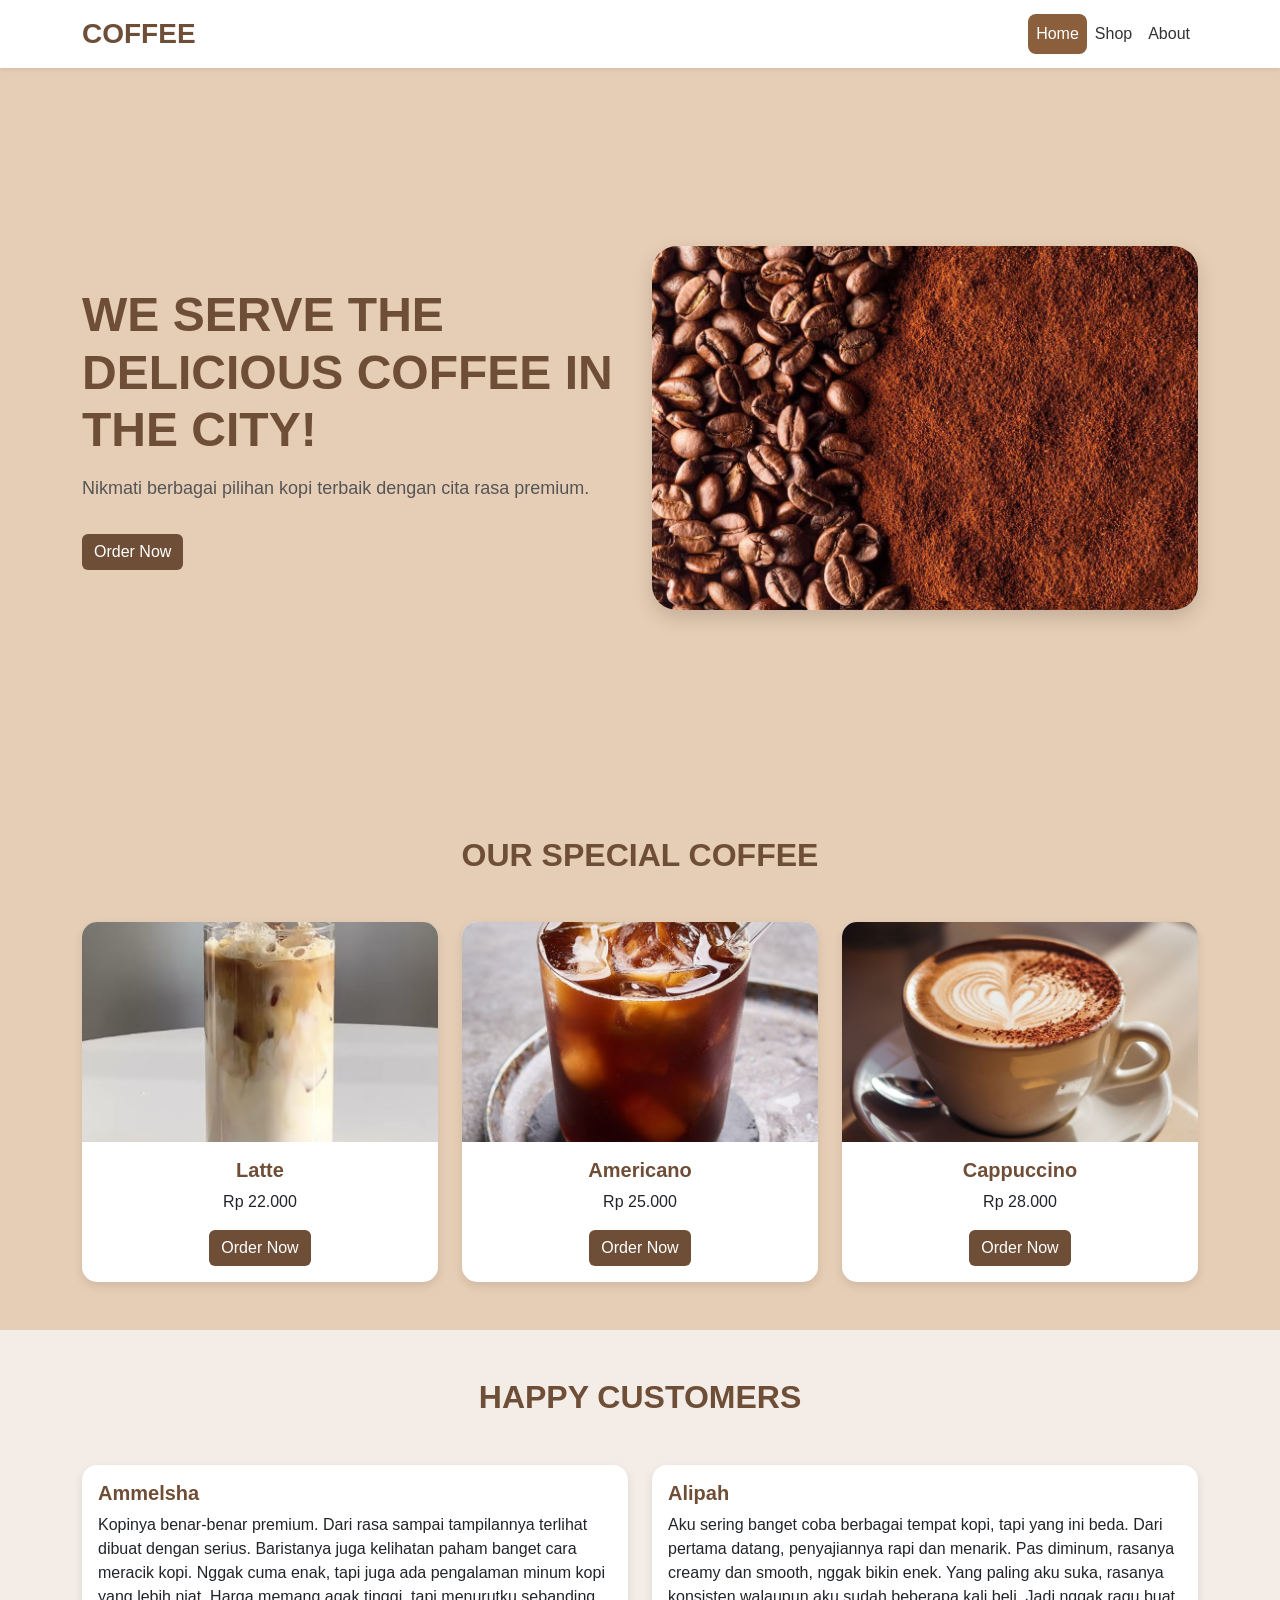
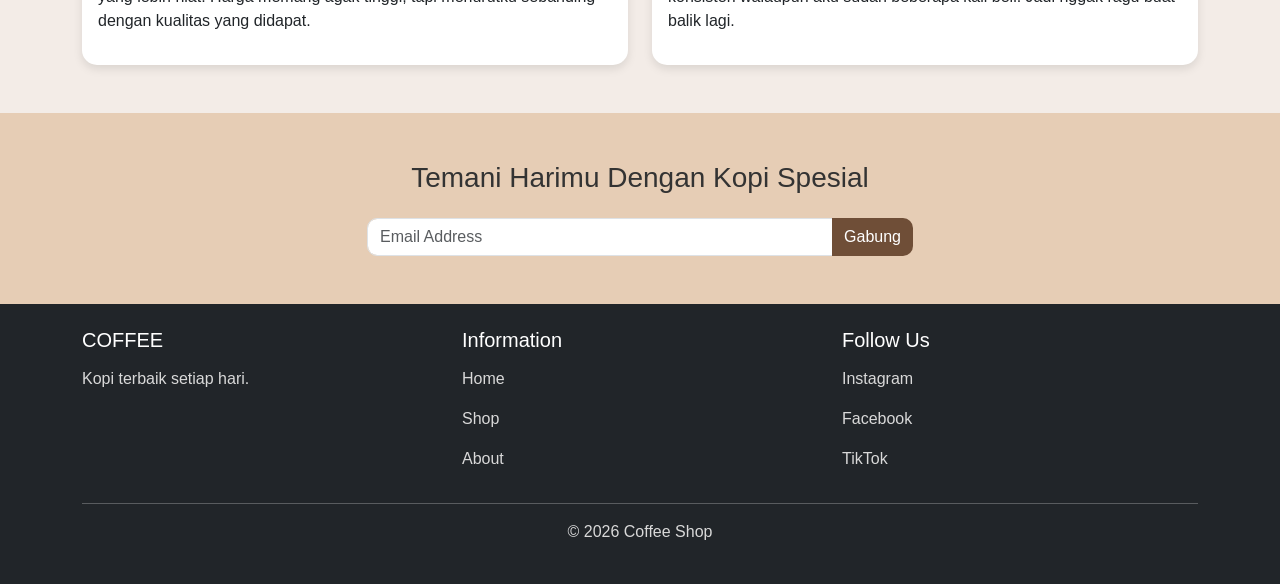
<file: index.html>
<!DOCTYPE html>
<html lang="en">
<head>
<meta charset="UTF-8">
<meta name="viewport" content="width=device-width, initial-scale=1.0">

<title>Coffee Shop</title>

<link href="https://cdn.jsdelivr.net/npm/bootstrap@5.3.3/dist/css/bootstrap.min.css" rel="stylesheet">

<link rel="stylesheet" href="style.css">
</head>
<body>

<!-- NAVBAR -->
<nav class="navbar navbar-expand-lg navbar-light bg-white shadow-sm">
    <div class="container">
        <a class="navbar-brand fw-bold" href="#">COFFEE</a>

        <button class="navbar-toggler" type="button"
            data-bs-toggle="collapse"
            data-bs-target="#navbarNav">

            <span class="navbar-toggler-icon"></span>
        </button>

        <div class="collapse navbar-collapse"
            id="navbarNav">

            <ul class="navbar-nav ms-auto">

                <li class="nav-item">
                    <a class="nav-link active" href="index.html">Home</a>
                </li>

                <li class="nav-item">
                    <a class="nav-link" href="shop.html">Shop</a>
                </li>

                <li class="nav-item">
                    <a class="nav-link" href="about.html">About</a>
                </li>

            </ul>
        </div>
    </div>
</nav>

<!-- HERO -->
<section class="hero py-5">
    <div class="container">

        <div class="row align-items-center">

            <div class="col-md-6">

                <h1 class="display-5 fw-bold">
                    WE SERVE THE DELICIOUS COFFEE IN THE CITY!
                </h1>

                <p class="mt-3">
                    Nikmati berbagai pilihan kopi terbaik
                    dengan cita rasa premium.
                </p>

                <button class="btn btn-dark mt-3">
                    Order Now
                </button>

            </div>

            <div class="col-md-6 text-center">

                <img src="images/bubukkopi.jpeg"
                    class="img-fluid"
                    alt="Coffee">
            </div>

        </div>

    </div>
</section>

<!-- SPECIAL COFFEE -->
<section class="py-5">
    <div class="container">

        <h2 class="text-center mb-5">
            OUR SPECIAL COFFEE
        </h2>

        <div class="row g-4">

            <div class="col-md-4">
                <div class="card h-100">
                    <img src="images/latte.jpeg"
                        class="card-img-top">

                    <div class="card-body text-center">
                        <h5>Latte</h5>
                        <p>Rp 22.000</p>
                        <button class="btn btn-dark">
                            Order Now
                        </button>
                    </div>
                </div>
            </div>

            <div class="col-md-4">
                <div class="card h-100">
                    <img src="images/americano.jpeg"
                        class="card-img-top">

                    <div class="card-body text-center">
                        <h5>Americano</h5>
                        <p>Rp 25.000</p>
                        <button class="btn btn-dark">
                            Order Now
                        </button>
                    </div>
                </div>
            </div>

            <div class="col-md-4">
                <div class="card h-100">
                    <img src="images/cappucino.jpeg"
                        class="card-img-top">

                    <div class="card-body text-center">
                        <h5>Cappuccino</h5>
                        <p>Rp 28.000</p>
                        <button class="btn btn-dark">
                            Order Now
                        </button>
                    </div>
                </div>
            </div>

        </div>

    </div>
</section>

<!-- TESTIMONIAL -->
<section class="bg-light py-5">

    <div class="container">

        <h2 class="text-center mb-5">
            HAPPY CUSTOMERS
        </h2>

        <div class="row">

            <div class="col-md-6">

                <div class="card">
                    <div class="card-body">

                        <h5>Ammelsha</h5>

                        <p>
                            Kopinya benar-benar premium. Dari rasa sampai tampilannya terlihat dibuat dengan serius. Baristanya juga kelihatan paham banget cara meracik kopi. Nggak cuma enak, tapi juga ada pengalaman minum kopi yang lebih niat. Harga memang agak tinggi, tapi menurutku sebanding dengan kualitas yang didapat.
                        </p>

                    </div>
                </div>

            </div>

            <div class="col-md-6">

                <div class="card">
                    <div class="card-body">

                        <h5>Alipah</h5>

                        <p>
                            Aku sering banget coba berbagai tempat kopi, tapi yang ini beda. Dari pertama datang, penyajiannya rapi dan menarik. Pas diminum, rasanya creamy dan smooth, nggak bikin enek. Yang paling aku suka, rasanya konsisten walaupun aku sudah beberapa kali beli. Jadi nggak ragu buat balik lagi.
                        </p>

                    </div>
                </div>

            </div>

        </div>

    </div>

</section>

<!-- SUBSCRIBE -->
<section class="py-5">

    <div class="container text-center">

        <h3>
            Temani Harimu Dengan Kopi Spesial
        </h3>

        <div class="row justify-content-center mt-4">

            <div class="col-md-6">

                <div class="input-group">

                    <input
                        type="email"
                        class="form-control"
                        placeholder="Email Address">

                    <button
                        class="btn btn-dark">
                        Gabung
                    </button>

                </div>

            </div>

        </div>

    </div>

</section>

<!-- FOOTER -->
<footer class="bg-dark text-white py-4">

    <div class="container">

        <div class="row">

            <div class="col-md-4">
                <h5>COFFEE</h5>
                <p>Kopi terbaik setiap hari.</p>
            </div>

            <div class="col-md-4">
                <h5>Information</h5>
                <p>Home</p>
                <p>Shop</p>
                <p>About</p>
            </div>

            <div class="col-md-4">
                <h5>Follow Us</h5>
                <p>Instagram</p>
                <p>Facebook</p>
                <p>TikTok</p>
            </div>

        </div>

        <hr>

        <p class="text-center">
            © 2026 Coffee Shop
        </p>

    </div>

</footer>

<script src="https://cdn.jsdelivr.net/npm/bootstrap@5.3.3/dist/js/bootstrap.bundle.min.js"></script>

<script src="script.js"></script>

</body>
</html>
</file>
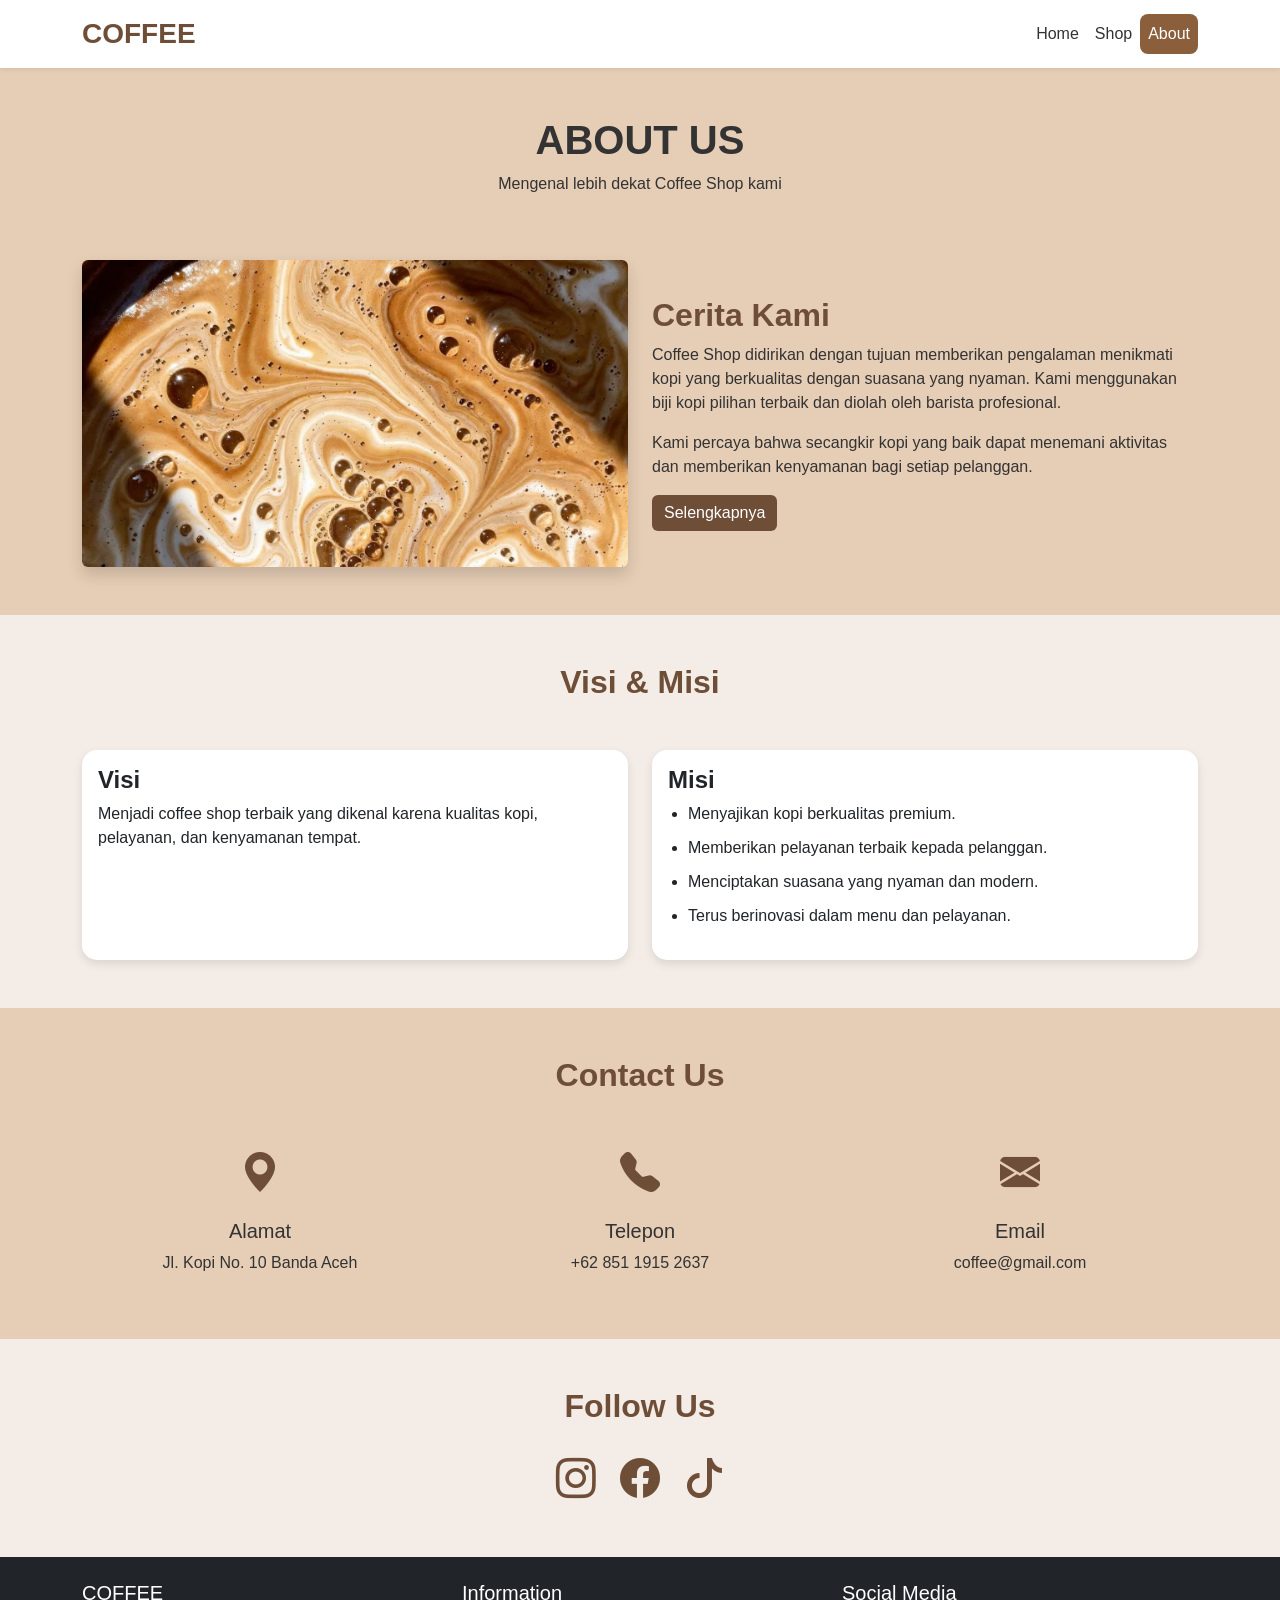
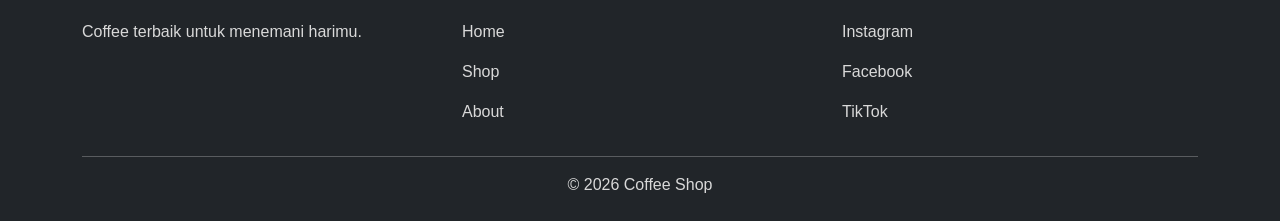
<file: about.html>
<!DOCTYPE html>
<html lang="en">

<head>

    <!-- Pengaturan karakter -->
    <meta charset="UTF-8">

    <!-- Responsive untuk HP dan Tablet -->
    <meta name="viewport" content="width=device-width, initial-scale=1.0">

    <!-- Judul Halaman -->
    <title>About Us</title>

    <!-- Bootstrap CSS -->
    <link href="https://cdn.jsdelivr.net/npm/bootstrap@5.3.3/dist/css/bootstrap.min.css" rel="stylesheet">

    <!-- CSS Eksternal -->
    <link rel="stylesheet" href="style.css">

    <!-- Bootstrap Icons -->
    <link rel="stylesheet"
        href="https://cdn.jsdelivr.net/npm/bootstrap-icons@1.11.3/font/bootstrap-icons.min.css">

</head>

<body>

    <!-- =========================
         NAVBAR / MENU NAVIGASI
    ========================== -->
    <nav class="navbar navbar-expand-lg navbar-light bg-white shadow-sm">

        <div class="container">

            <!-- Logo Website -->
            <a class="navbar-brand fw-bold" href="#">
                COFFEE
            </a>

            <!-- Tombol Menu Saat Tampilan HP -->
            <button class="navbar-toggler"
                type="button"
                data-bs-toggle="collapse"
                data-bs-target="#navbarNav">

                <span class="navbar-toggler-icon"></span>

            </button>

            <!-- Menu Navigasi -->
            <div class="collapse navbar-collapse"
                id="navbarNav">

                <ul class="navbar-nav ms-auto">

                    <li class="nav-item">
                        <a class="nav-link" href="index.html">Home</a>
                    </li>

                    <li class="nav-item">
                        <a class="nav-link" href="shop.html">Shop</a>
                    </li>

                    <!-- Menu Aktif -->
                    <li class="nav-item">
                        <a class="nav-link active-menu" href="about.html">About</a>
                    </li>

                </ul>

            </div>

        </div>

    </nav>

    <!-- =========================
         JUDUL HALAMAN ABOUT
    ========================== -->
    <section class="py-5">

        <div class="container text-center">

            <h1 class="fw-bold">
                ABOUT US
            </h1>

            <p>
                Mengenal lebih dekat Coffee Shop kami
            </p>

        </div>

    </section>

    <!-- =========================
         TENTANG KAMI
    ========================== -->
    <section class="pb-5">

        <div class="container">

            <div class="row align-items-center">

                <!-- Gambar Coffee Shop -->
                <div class="col-md-6">

                    <img src="images/kopiku.jpeg"
                        class="img-fluid rounded shadow"
                        alt="Coffee Shop">

                </div>

                <!-- Deskripsi Coffee Shop -->
                <div class="col-md-6">

                    <h2 class="fw-bold">
                        Cerita Kami
                    </h2>

                    <p>
                        Coffee Shop didirikan dengan tujuan
                        memberikan pengalaman menikmati kopi
                        yang berkualitas dengan suasana yang nyaman.
                        Kami menggunakan biji kopi pilihan terbaik
                        dan diolah oleh barista profesional.
                    </p>

                    <p>
                        Kami percaya bahwa secangkir kopi yang baik
                        dapat menemani aktivitas dan memberikan
                        kenyamanan bagi setiap pelanggan.
                    </p>

                    <button class="btn btn-dark">
                        Selengkapnya
                    </button>

                </div>

            </div>

        </div>

    </section>

    <!-- =========================
         VISI DAN MISI
    ========================== -->
    <section class="bg-light py-5">

        <div class="container">

            <h2 class="text-center mb-5">
                Visi & Misi
            </h2>

            <div class="row">

                <!-- VISI -->
                <div class="col-md-6">

                    <div class="card h-100">

                        <div class="card-body">

                            <h4 class="fw-bold">
                                Visi
                            </h4>

                            <p>
                                Menjadi coffee shop terbaik yang dikenal
                                karena kualitas kopi, pelayanan,
                                dan kenyamanan tempat.
                            </p>

                        </div>

                    </div>

                </div>

                <!-- MISI -->
                <div class="col-md-6">

                    <div class="card h-100">

                        <div class="card-body">

                            <h4 class="fw-bold">
                                Misi
                            </h4>

                            <ul>

                                <li>Menyajikan kopi berkualitas premium.</li>

                                <li>Memberikan pelayanan terbaik kepada pelanggan.</li>

                                <li>Menciptakan suasana yang nyaman dan modern.</li>

                                <li>Terus berinovasi dalam menu dan pelayanan.</li>

                            </ul>

                        </div>

                    </div>

                </div>

            </div>

        </div>

    </section>

    <!-- =========================
         CONTACT US
    ========================== -->
    <section class="py-5">

        <div class="container">

            <h2 class="text-center mb-5">
                Contact Us
            </h2>

            <div class="row text-center">

                <!-- Alamat -->
                <div class="col-md-4">

                    <i class="bi bi-geo-alt-fill fs-1"></i>

                    <h5 class="mt-3">
                        Alamat
                    </h5>

                    <p>
                        Jl. Kopi No. 10 Banda Aceh
                    </p>

                </div>

                <!-- Telepon -->
                <div class="col-md-4">

                    <i class="bi bi-telephone-fill fs-1"></i>

                    <h5 class="mt-3">
                        Telepon
                    </h5>

                    <p>
                        +62 851 1915 2637
                    </p>

                </div>

                <!-- Email -->
                <div class="col-md-4">

                    <i class="bi bi-envelope-fill fs-1"></i>

                    <h5 class="mt-3">
                        Email
                    </h5>

                    <p>
                        coffee@gmail.com
                    </p>

                </div>

            </div>

        </div>

    </section>

    <!-- =========================
         FOLLOW US / SOSIAL MEDIA
    ========================== -->
    <section class="bg-light py-5">

        <div class="container text-center">

            <h2 class="mb-4">
                Follow Us
            </h2>

            <div class="d-flex justify-content-center gap-4">

                <a href="#" class="text-dark">
                    <i class="bi bi-instagram fs-1"></i>
                </a>

                <a href="#" class="text-dark">
                    <i class="bi bi-facebook fs-1"></i>
                </a>

                <a href="#" class="text-dark">
                    <i class="bi bi-tiktok fs-1"></i>
                </a>

            </div>

        </div>

    </section>

    <!-- =========================
         FOOTER WEBSITE
    ========================== -->
    <footer class="bg-dark text-white py-4">

        <div class="container">

            <div class="row">

                <!-- Informasi Website -->
                <div class="col-md-4">

                    <h5>COFFEE</h5>

                    <p>
                        Coffee terbaik untuk menemani harimu.
                    </p>

                </div>

                <!-- Menu Footer -->
                <div class="col-md-4">

                    <h5>Information</h5>

                    <p>Home</p>
                    <p>Shop</p>
                    <p>About</p>

                </div>

                <!-- Sosial Media -->
                <div class="col-md-4">

                    <h5>Social Media</h5>

                    <p>Instagram</p>
                    <p>Facebook</p>
                    <p>TikTok</p>

                </div>

            </div>

            <hr>

            <!-- Copyright -->
            <p class="text-center mb-0">
                © 2026 Coffee Shop
            </p>

        </div>

    </footer>

    <!-- Bootstrap JS -->
    <script src="https://cdn.jsdelivr.net/npm/bootstrap@5.3.3/dist/js/bootstrap.bundle.min.js"></script>

    <!-- JavaScript Eksternal -->
    <script src="script.js"></script>

</body>
</html>
</file>
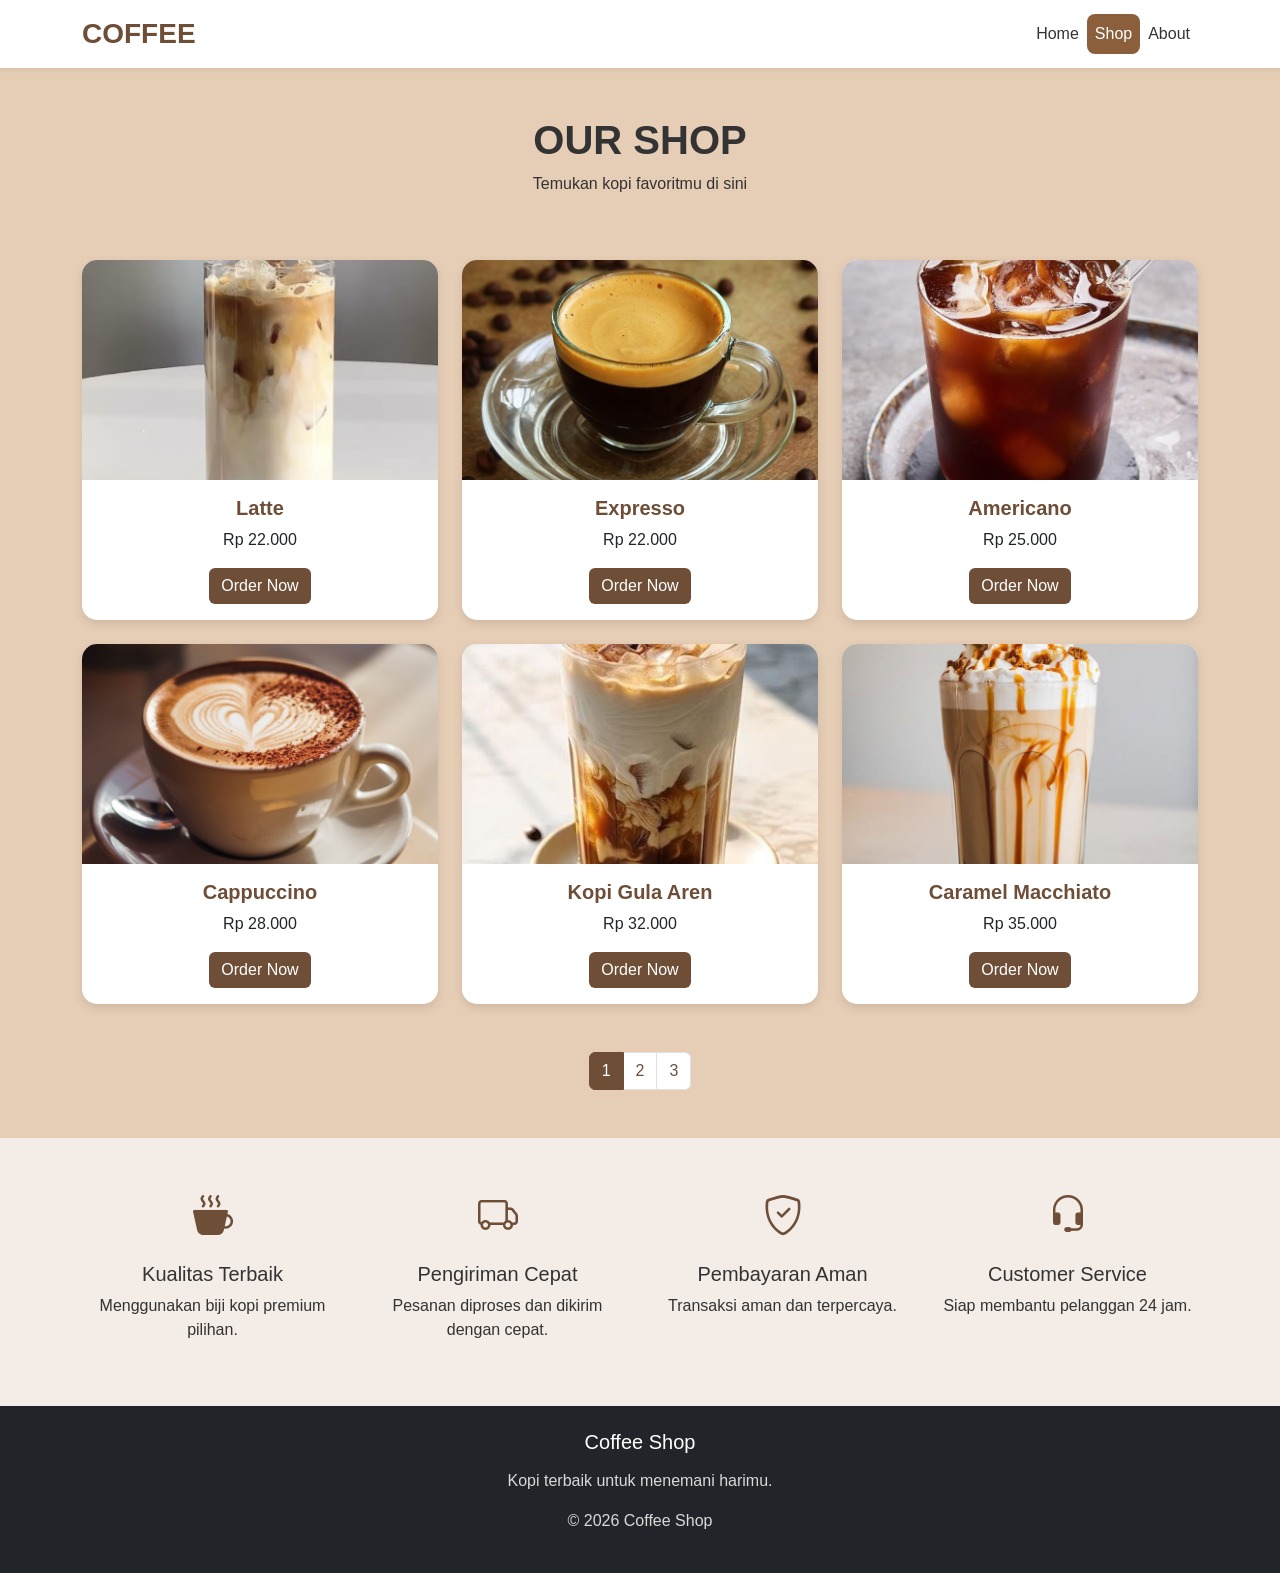
<file: shop.html>
<!DOCTYPE html>
<html lang="en">
<head>
<meta charset="UTF-8">
<meta name="viewport" content="width=device-width, initial-scale=1.0">

<title>Shop - Coffee Shop</title>

<link href="https://cdn.jsdelivr.net/npm/bootstrap@5.3.3/dist/css/bootstrap.min.css" rel="stylesheet">

<link rel="stylesheet" href="style.css">

</head>
<body>

<!-- NAVBAR -->
<nav class="navbar navbar-expand-lg navbar-light bg-white shadow-sm">

<div class="container">

<a class="navbar-brand fw-bold" href="index.html">
COFFEE
</a>

<button class="navbar-toggler" type="button"
data-bs-toggle="collapse"
data-bs-target="#navbarNav">

<span class="navbar-toggler-icon"></span>

</button>

<div class="collapse navbar-collapse" id="navbarNav">

<ul class="navbar-nav ms-auto">

<li class="nav-item">
<a class="nav-link" href="index.html">Home</a>
</li>

<li class="nav-item">
<a class="nav-link active" href="shop.html">Shop</a>
</li>

<li class="nav-item">
<a class="nav-link" href="about.html">About</a>
</li>

</ul>

</div>

</div>

</nav>

<!-- TITLE -->
<section class="py-5 text-center">

<div class="container">

<h1 class="fw-bold">
OUR SHOP
</h1>

<p>
Temukan kopi favoritmu di sini
</p>

</div>

</section>

<!-- PRODUK -->
<section class="pb-5">

<div class="container">

<div class="row g-4">

<!-- PRODUK 1 -->
<div class="col-md-4">

<div class="card h-100">

<img src="images/latte.jpeg"
class="card-img-top"
alt="Latte">

<div class="card-body text-center">

<h5>Latte</h5>

<p>Rp 22.000</p>

<button class="btn btn-dark">
Order Now
</button>

</div>

</div>

</div>

<!-- PRODUK 2 -->
<div class="col-md-4">

<div class="card h-100">

<img src="images/expresso.jpeg"
class="card-img-top"
alt="Expresso">

<div class="card-body text-center">

<h5>Expresso</h5>

<p>Rp 22.000</p>

<button class="btn btn-dark">
Order Now
</button>

</div>

</div>

</div>

<!-- PRODUK 3 -->
<div class="col-md-4">

<div class="card h-100">

<img src="images/americano.jpeg"
class="card-img-top"
alt="Americano">

<div class="card-body text-center">

<h5>Americano</h5>

<p>Rp 25.000</p>

<button class="btn btn-dark">
Order Now
</button>

</div>

</div>

</div>

<!-- PRODUK 4 -->
<div class="col-md-4">

<div class="card h-100">

<img src="images/cappucino.jpeg"
class="card-img-top"
alt="Cappuccino">

<div class="card-body text-center">

<h5>Cappuccino</h5>

<p>Rp 28.000</p>

<button class="btn btn-dark">
Order Now
</button>

</div>

</div>

</div>

<!-- PRODUK 5 -->
<div class="col-md-4">

<div class="card h-100">

<img src="images/kopi gula aren.jpeg"
class="card-img-top"
alt="Gula Aren">

<div class="card-body text-center">

<h5>Kopi Gula Aren</h5>

<p>Rp 32.000</p>

<button class="btn btn-dark">
Order Now
</button>

</div>

</div>

</div>

<!-- PRODUK 6 -->
<div class="col-md-4">

<div class="card h-100">

<img src="images/caramel.jpeg"
class="card-img-top"
alt="Caramel Macchiato">

<div class="card-body text-center">

<h5>Caramel Macchiato</h5>

<p>Rp 35.000</p>

<button class="btn btn-dark">
Order Now
</button>

</div>

</div>

</div>

</div>

</div>

</section>

<!-- PAGINATION -->
<div class="container mb-5">

<nav>

<ul class="pagination justify-content-center">

<li class="page-item active">
<a class="page-link" href="#">1</a>
</li>

<li class="page-item">
<a class="page-link" href="#">2</a>
</li>

<li class="page-item">
<a class="page-link" href="#">3</a>
</li>

</ul>

</nav>

</div>

<!-- SERVICE INFO -->
 <link rel="stylesheet"
href="https://cdn.jsdelivr.net/npm/bootstrap-icons@1.11.3/font/bootstrap-icons.min.css">
<section class="bg-light py-5">

<div class="container">

<div class="row text-center">

<div class="col-md-3">

<i class="bi bi-cup-hot-fill fs-1"></i>

<h5 class="mt-3">
Kualitas Terbaik
</h5>

<p>
Menggunakan biji kopi premium pilihan.
</p>

</div>

<div class="col-md-3">

<i class="bi bi-truck fs-1"></i>

<h5 class="mt-3">
Pengiriman Cepat
</h5>

<p>
Pesanan diproses dan dikirim dengan cepat.
</p>

</div>

<div class="col-md-3">

<i class="bi bi-shield-check fs-1"></i>

<h5 class="mt-3">
Pembayaran Aman
</h5>

<p>
Transaksi aman dan terpercaya.
</p>

</div>

<div class="col-md-3">

<i class="bi bi-headset fs-1"></i>

<h5 class="mt-3">
Customer Service
</h5>

<p>
Siap membantu pelanggan 24 jam.
</p>

</div>

</div>

</div>

</section>

<!-- FOOTER -->
<footer class="bg-dark text-white py-4">

<div class="container text-center">

<h5>Coffee Shop</h5>

<p>
Kopi terbaik untuk menemani harimu.
</p>

<p>
© 2026 Coffee Shop
</p>

</div>

</footer>

<script src="https://cdn.jsdelivr.net/npm/bootstrap@5.3.3/dist/js/bootstrap.bundle.min.js"></script>

<script src="script.js"></script>

</body>
</html>
</file>
<file: style.css>
/* ====================
   GLOBAL
==================== */

*{
    margin:0;
    padding:0;
    box-sizing:border-box;
}

body{
    font-family:'Segoe UI',sans-serif;
    background-color:#e6cdb5;
    color:#333;
}

a{
    text-decoration:none;
}

/* ====================
   NAVBAR
==================== */

.navbar{
    background-color:#ffffff;
}

.navbar-brand{
    font-size:28px;
    font-weight:bold;
    color:#6f4e37 !important;
}

.nav-link{
    font-weight:500;
    color:#333 !important;
}

.nav-link:hover{
    color:#6f4e37 !important;
}

/* ====================
   HERO SECTION
==================== */

.hero{
    min-height:80vh;
    display:flex;
    align-items:center;
}

.hero h1{
    color:#6f4e37;
    font-weight:bold;
}

.hero p{
    font-size:18px;
    color:#555;
}

.hero img{
    max-width:100%;
}

/* ====================
   BUTTON
==================== */

.btn-dark{
    background:#6f4e37;
    border:none;
}

.btn-dark:hover{
    background:#4e3524;
}

.btn-outline-dark:hover{
    background:#6f4e37;
    color:white;
}

/* ====================
   CARD PRODUK
==================== */

.card{
    border:none;
    border-radius:15px;
    overflow:hidden;
    transition:0.3s;
    box-shadow:0 4px 10px rgba(0,0,0,0.1);
}

.card:hover{
    transform:translateY(-5px);
}

.card-img-top{
    height:220px;
    object-fit:cover;
}

.card-body h5{
    color:#6f4e37;
    font-weight:bold;
}

/* ====================
   SPECIAL COFFEE
==================== */

section h2{
    color:#6f4e37;
    font-weight:bold;
}

/* ====================
   TESTIMONIAL
==================== */

.testimonial-card{
    border-radius:15px;
}

.bg-light{
    background-color:#f3ece7 !important;
}

/* ====================
   ABOUT PAGE
==================== */

.about-image{
    border-radius:15px;
}

.about-text h2{
    color:#6f4e37;
}

.about-text p{
    line-height:1.8;
}

/* ====================
   VISI MISI
==================== */

.card ul{
    padding-left:20px;
}

.card ul li{
    margin-bottom:10px;
}

/* ====================
   CONTACT
==================== */

.bi{
    color:#6f4e37;
}

.contact-box{
    padding:20px;
}

/* ====================
   SOCIAL MEDIA
==================== */

.social-media a{
    transition:0.3s;
}

.social-media a:hover{
    transform:scale(1.2);
}

/* ====================
   SHOP SIDEBAR
==================== */

.list-group-item{
    border:none;
}

.list-group-item:hover{
    background:#6f4e37;
    color:white;
}

/* ====================
   PAGINATION
==================== */

.page-link{
    color:#6f4e37;
}

.page-link:hover{
    background:#6f4e37;
    color:white;
}

.page-item.active .page-link{
    background:#6f4e37;
    border-color:#6f4e37;
}

/* ====================
   FOOTER
==================== */

footer{
    background:#2f1d12;
}

footer h5{
    color:#ffffff;
    margin-bottom:15px;
}

footer p{
    color:#d9d9d9;
}

/* ====================
   SUBSCRIBE
==================== */

input.form-control{
    border-radius:10px 0 0 10px;
}

.input-group .btn{
    border-radius:0 10px 10px 0;
}

/* ====================
   RESPONSIVE
==================== */

@media(max-width:768px){

.hero{
    text-align:center;
    min-height:auto;
    padding:50px 0;
}

.hero h1{
    font-size:30px;
}

.card-img-top{
    height:180px;
}

}
/* Menu aktif */

.navbar .nav-link{
    color:#000;
    font-weight:500;
    padding:8px 15px;
    border-radius:8px;
    transition:0.3s;
}

.navbar .nav-link:hover{
    background:#8B5E3C;
    color:white !important;
}

.navbar .nav-link.active{
    background:#8B5E3C;
    color:white !important;
}
.hero img{
    width:100%;
    max-width:550px;
    border-radius:25px;
    box-shadow:0 8px 20px rgba(0,0,0,0.15);
}
</file>
